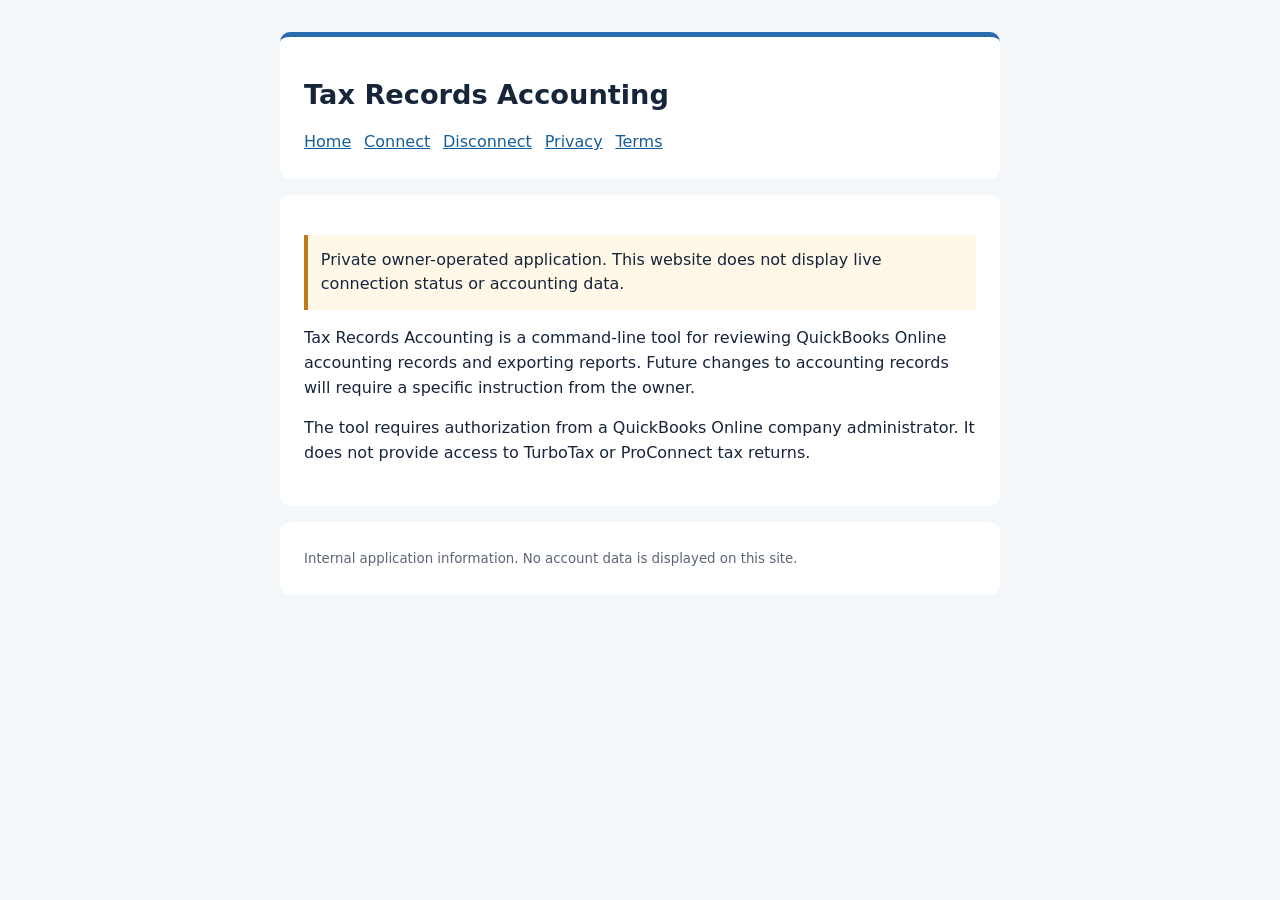
<file: index.html>
<!doctype html><html lang="en"><head><meta charset="utf-8"><meta name="viewport" content="width=device-width,initial-scale=1"><title>Tax Records Accounting</title><link rel="stylesheet" href="style.css"></head><body><header><h1>Tax Records Accounting</h1><nav><a href="index.html">Home</a><a href="connect.html">Connect</a><a href="disconnect.html">Disconnect</a><a href="privacy.html">Privacy</a><a href="terms.html">Terms</a></nav></header><main><p class="notice">Private owner-operated application. This website does not display live connection status or accounting data.</p><p>Tax Records Accounting is a command-line tool for reviewing QuickBooks Online accounting records and exporting reports. Future changes to accounting records will require a specific instruction from the owner.</p><p>The tool requires authorization from a QuickBooks Online company administrator. It does not provide access to TurboTax or ProConnect tax returns.</p></main><footer><small>Internal application information. No account data is displayed on this site.</small></footer></body></html>
</file>
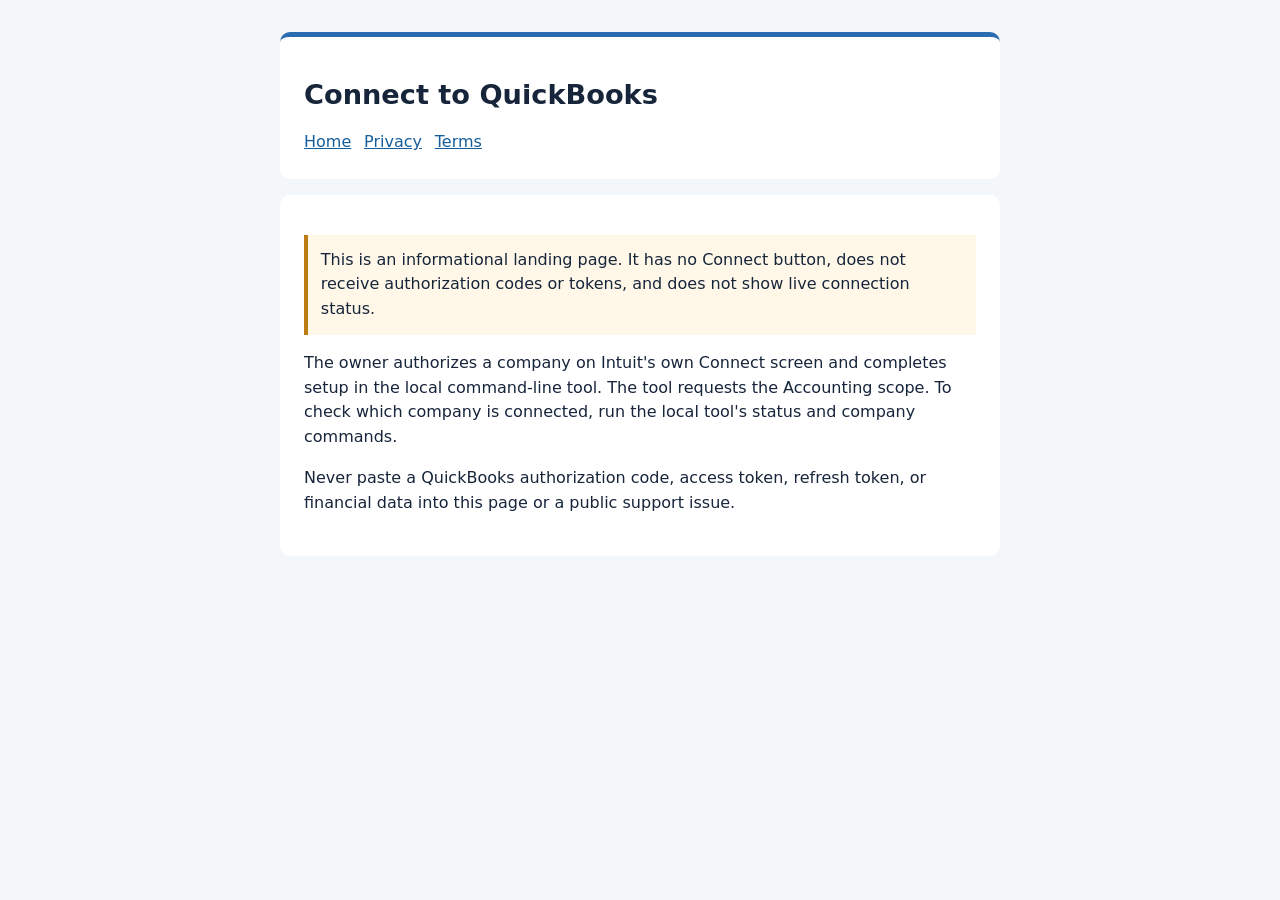
<file: connect.html>
<!doctype html><html lang="en"><head><meta charset="utf-8"><meta name="viewport" content="width=device-width,initial-scale=1"><title>Connect | Tax Records Accounting</title><link rel="stylesheet" href="style.css"></head><body><header><h1>Connect to QuickBooks</h1><nav><a href="index.html">Home</a><a href="privacy.html">Privacy</a><a href="terms.html">Terms</a></nav></header><main><p class="notice">This is an informational landing page. It has no Connect button, does not receive authorization codes or tokens, and does not show live connection status.</p><p>The owner authorizes a company on Intuit's own Connect screen and completes setup in the local command-line tool. The tool requests the Accounting scope. To check which company is connected, run the local tool's status and company commands.</p><p>Never paste a QuickBooks authorization code, access token, refresh token, or financial data into this page or a public support issue.</p></main></body></html>
</file>
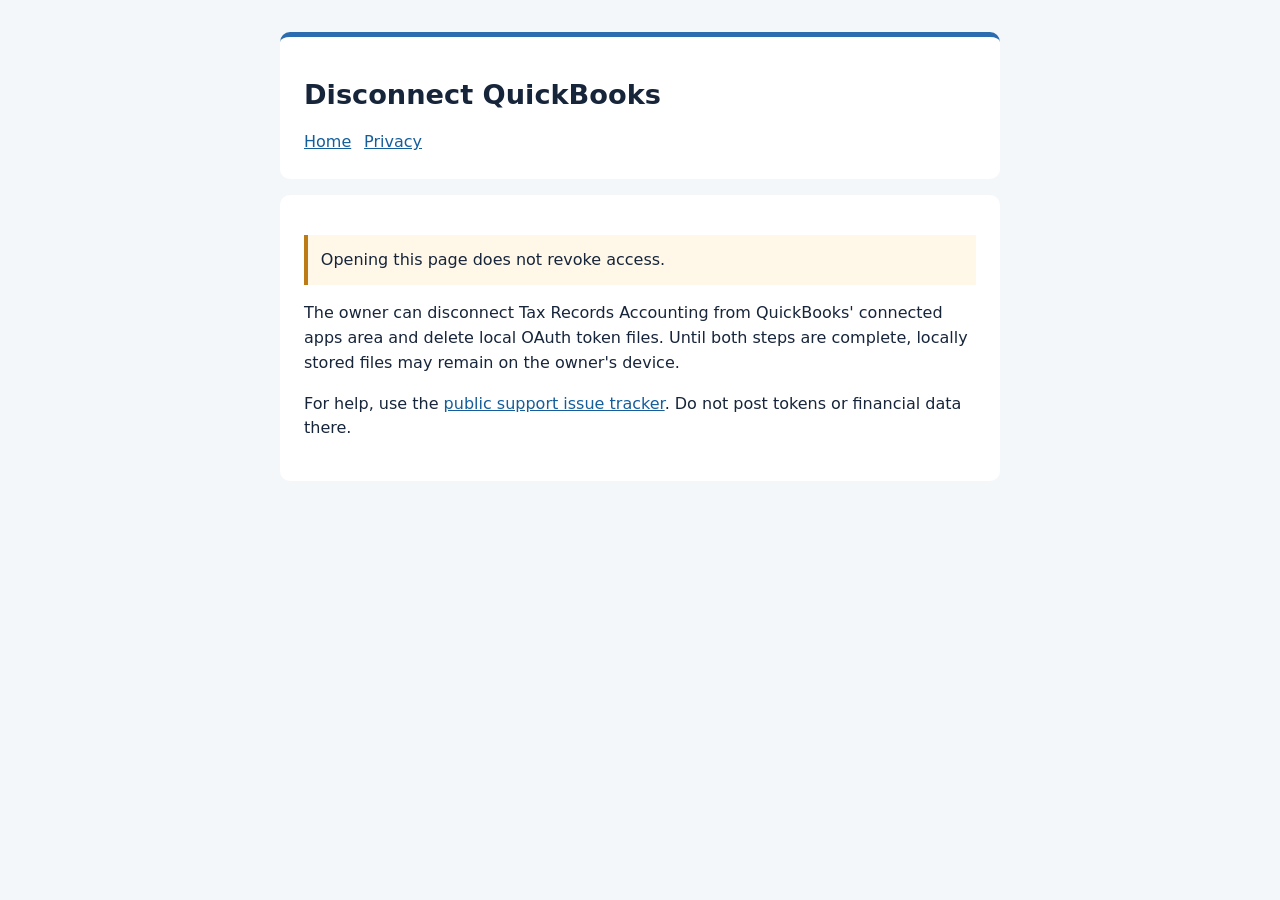
<file: disconnect.html>
<!doctype html><html lang="en"><head><meta charset="utf-8"><meta name="viewport" content="width=device-width,initial-scale=1"><title>Disconnect | Tax Records Accounting</title><link rel="stylesheet" href="style.css"></head><body><header><h1>Disconnect QuickBooks</h1><nav><a href="index.html">Home</a><a href="privacy.html">Privacy</a></nav></header><main><p class="notice">Opening this page does not revoke access.</p><p>The owner can disconnect Tax Records Accounting from QuickBooks' connected apps area and delete local OAuth token files. Until both steps are complete, locally stored files may remain on the owner's device.</p><p>For help, use the <a href="https://github.com/Pereezd-iz-Enterpise/tax-records-accounting-site/issues">public support issue tracker</a>. Do not post tokens or financial data there.</p></main></body></html>
</file>
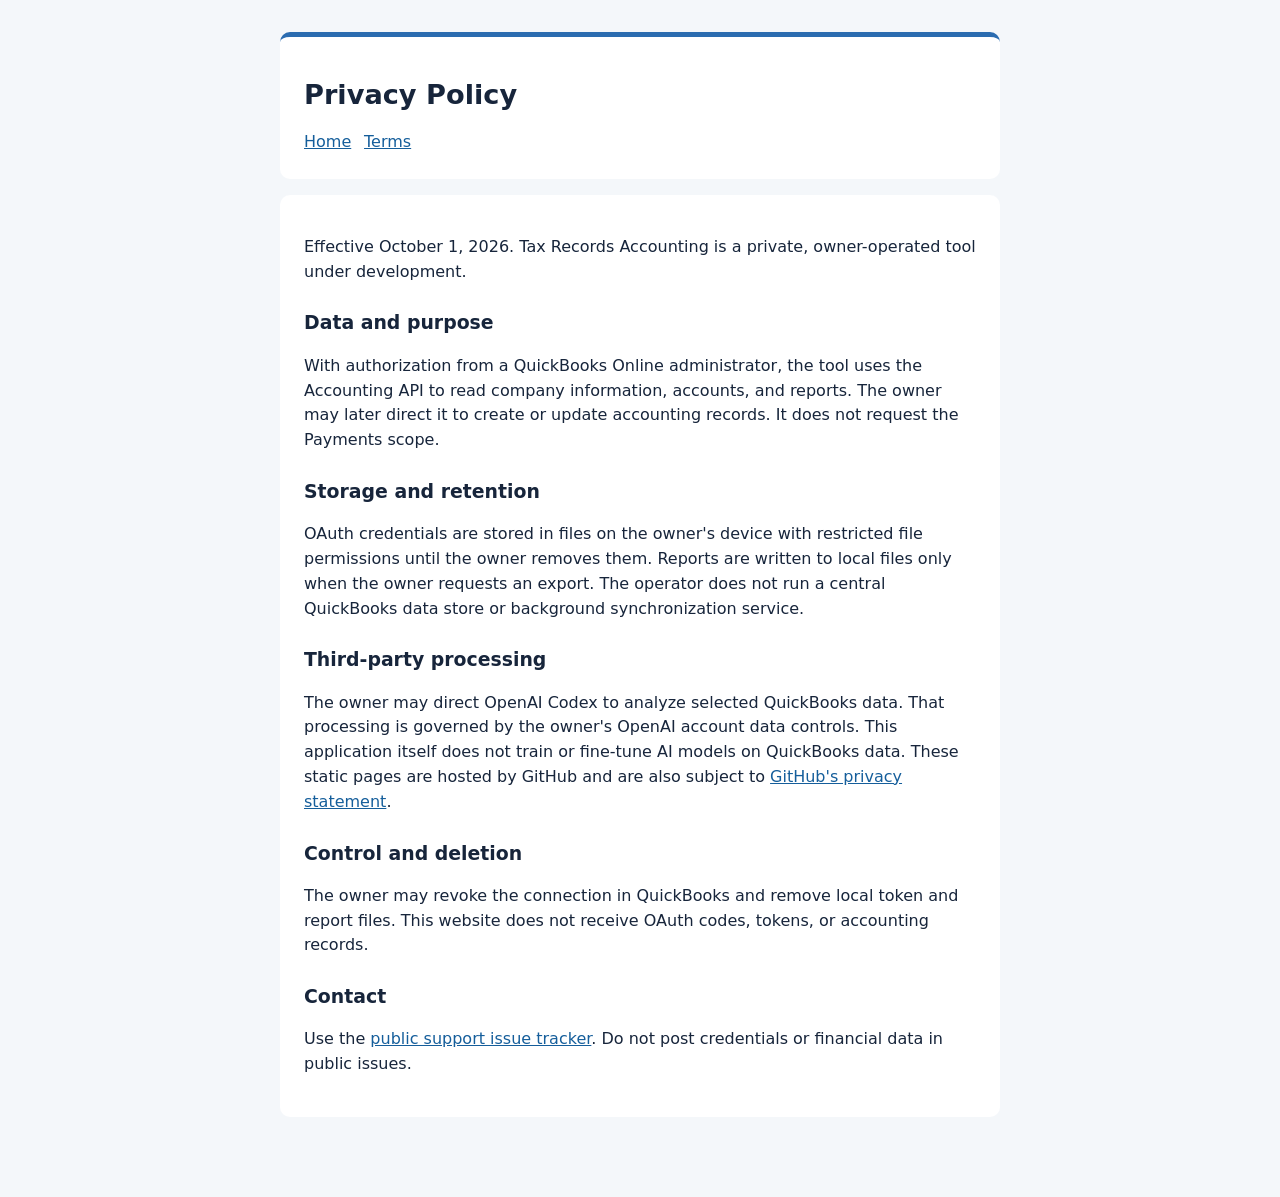
<file: privacy.html>
<!doctype html><html lang="en"><head><meta charset="utf-8"><meta name="viewport" content="width=device-width,initial-scale=1"><title>Privacy | Tax Records Accounting</title><link rel="stylesheet" href="style.css"></head><body><header><h1>Privacy Policy</h1><nav><a href="index.html">Home</a><a href="terms.html">Terms</a></nav></header><main><p>Effective October 1, 2026. Tax Records Accounting is a private, owner-operated tool under development.</p><h2>Data and purpose</h2><p>With authorization from a QuickBooks Online administrator, the tool uses the Accounting API to read company information, accounts, and reports. The owner may later direct it to create or update accounting records. It does not request the Payments scope.</p><h2>Storage and retention</h2><p>OAuth credentials are stored in files on the owner's device with restricted file permissions until the owner removes them. Reports are written to local files only when the owner requests an export. The operator does not run a central QuickBooks data store or background synchronization service.</p><h2>Third-party processing</h2><p>The owner may direct OpenAI Codex to analyze selected QuickBooks data. That processing is governed by the owner's OpenAI account data controls. This application itself does not train or fine-tune AI models on QuickBooks data. These static pages are hosted by GitHub and are also subject to <a href="https://docs.github.com/en/site-policy/privacy-policies/github-general-privacy-statement">GitHub's privacy statement</a>.</p><h2>Control and deletion</h2><p>The owner may revoke the connection in QuickBooks and remove local token and report files. This website does not receive OAuth codes, tokens, or accounting records.</p><h2>Contact</h2><p>Use the <a href="https://github.com/Pereezd-iz-Enterpise/tax-records-accounting-site/issues">public support issue tracker</a>. Do not post credentials or financial data in public issues.</p></main></body></html>
</file>
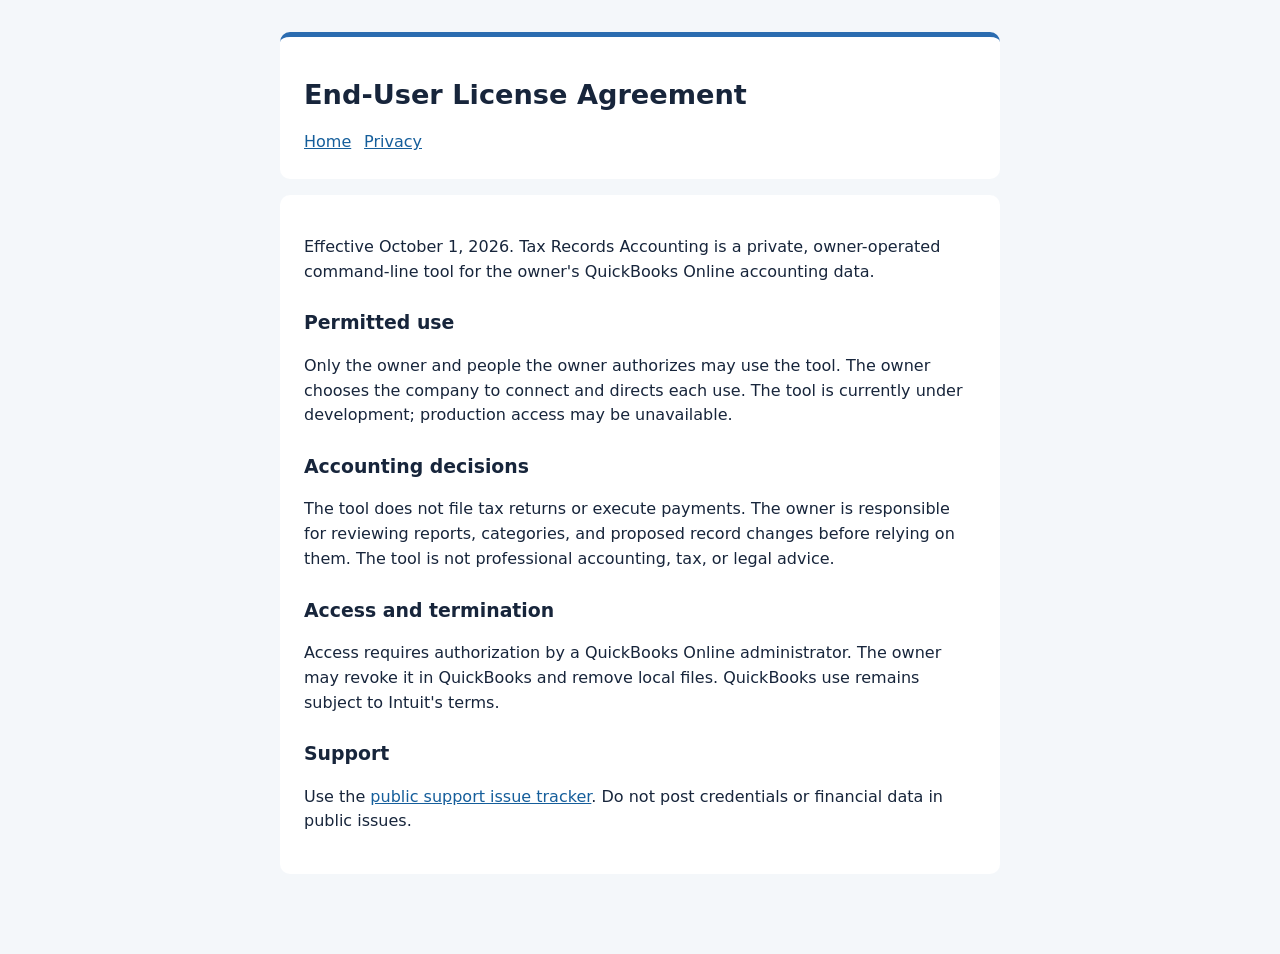
<file: terms.html>
<!doctype html><html lang="en"><head><meta charset="utf-8"><meta name="viewport" content="width=device-width,initial-scale=1"><title>Terms | Tax Records Accounting</title><link rel="stylesheet" href="style.css"></head><body><header><h1>End-User License Agreement</h1><nav><a href="index.html">Home</a><a href="privacy.html">Privacy</a></nav></header><main><p>Effective October 1, 2026. Tax Records Accounting is a private, owner-operated command-line tool for the owner's QuickBooks Online accounting data.</p><h2>Permitted use</h2><p>Only the owner and people the owner authorizes may use the tool. The owner chooses the company to connect and directs each use. The tool is currently under development; production access may be unavailable.</p><h2>Accounting decisions</h2><p>The tool does not file tax returns or execute payments. The owner is responsible for reviewing reports, categories, and proposed record changes before relying on them. The tool is not professional accounting, tax, or legal advice.</p><h2>Access and termination</h2><p>Access requires authorization by a QuickBooks Online administrator. The owner may revoke it in QuickBooks and remove local files. QuickBooks use remains subject to Intuit's terms.</p><h2>Support</h2><p>Use the <a href="https://github.com/Pereezd-iz-Enterpise/tax-records-accounting-site/issues">public support issue tracker</a>. Do not post credentials or financial data in public issues.</p></main></body></html>
</file>
<file: style.css>
:root { color-scheme: light; font: 16px/1.55 system-ui, sans-serif; color: #17253b; background: #f4f7fa; }
* { box-sizing: border-box; }
body { max-width: 760px; margin: 0 auto; padding: 2rem 1.25rem 4rem; }
header, main, footer { background: white; padding: 1.5rem; border-radius: 10px; margin: 0 0 1rem; }
header { border-top: 5px solid #2b6cb0; }
nav { display: flex; flex-wrap: wrap; gap: .8rem; }
a { color: #155e9b; }
h1 { font-size: 1.7rem; line-height: 1.2; }
h2 { margin-top: 1.5rem; font-size: 1.18rem; }
.notice { border-left: 4px solid #bc7b15; background: #fff8e8; padding: .8rem; }
small { color: #5b6675; }
</file>
